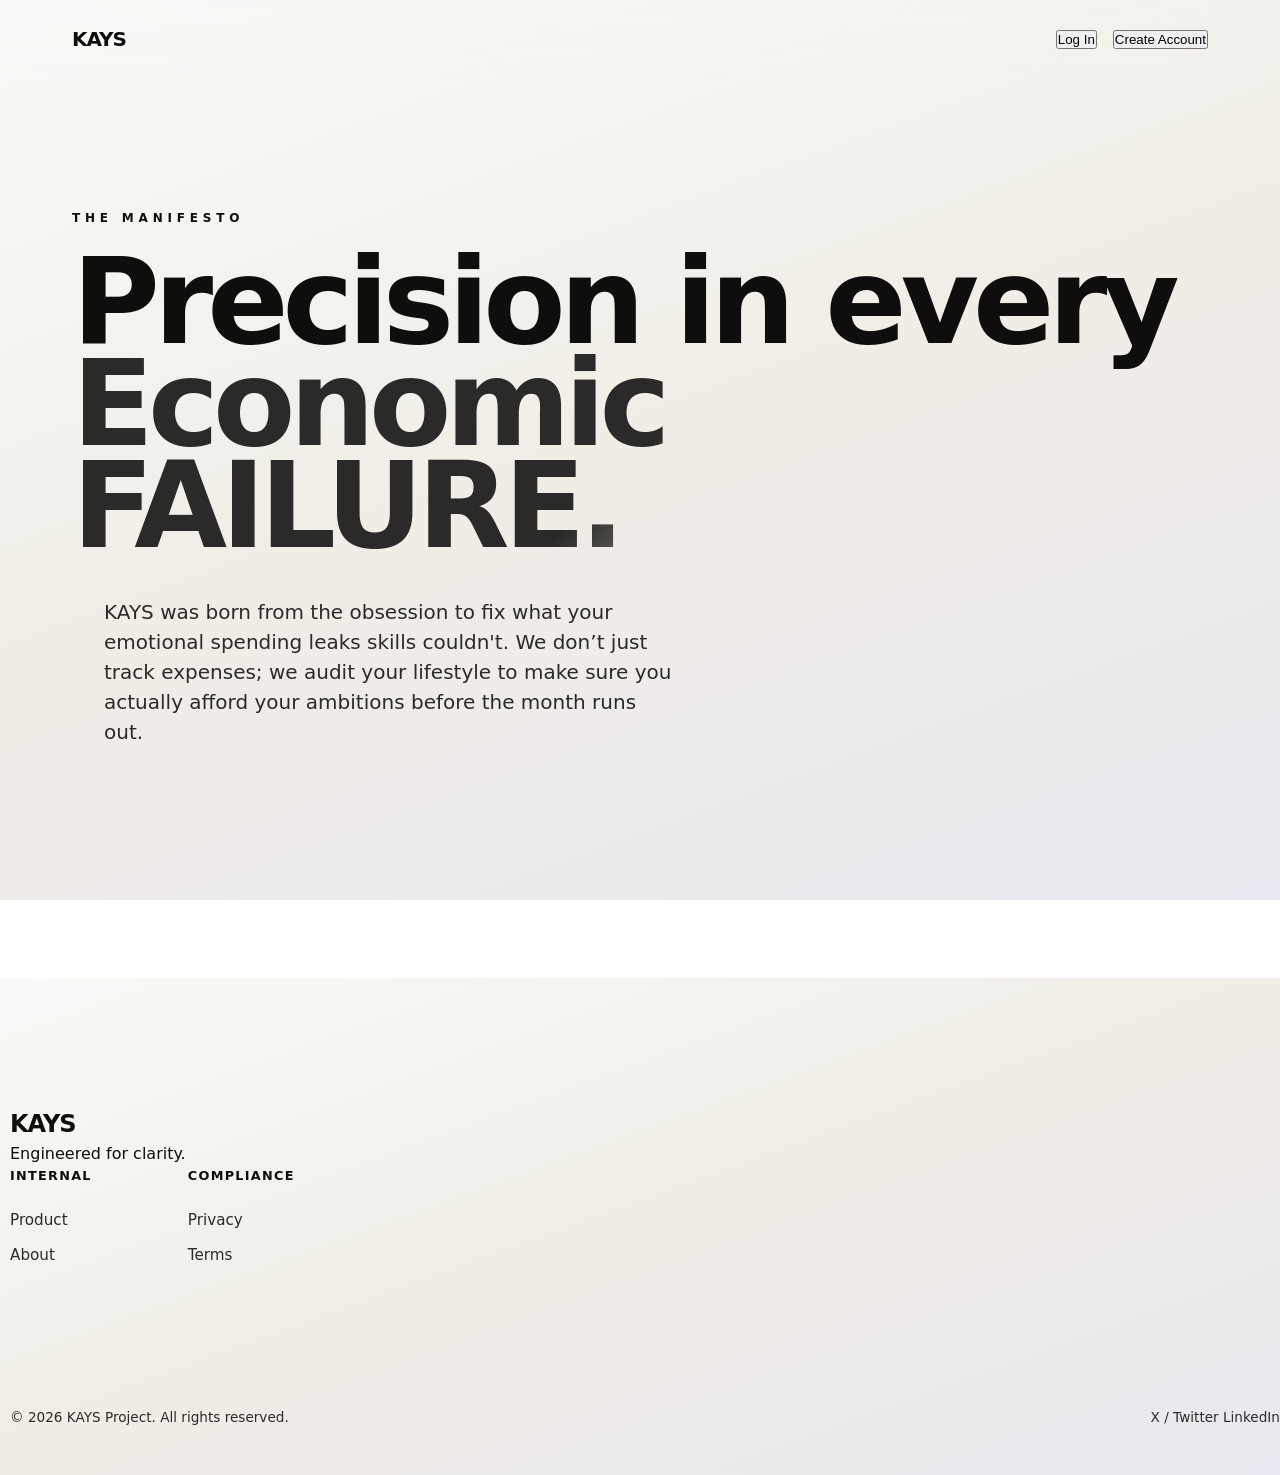
<file: pages/public/about.html>
<!DOCTYPE html>
<html lang="en">
<head>
    <meta charset="UTF-8">
    <meta name="viewport" content="width=device-width, initial-scale=1.0">
    <title>Kays | About us</title>
    <link rel="stylesheet" href="../../css/styles.css">
    <link rel="stylesheet" href="../../css/components/footer.css">
    <link rel="stylesheet" href="../../css/components/public/nav.css">
    <link rel="stylesheet" href="../../css/components/cardTag.css">
    <link rel="stylesheet" href="../../css/pages/public/about.css">
</head>
<body>
    <div class="wallpaper-canvas"></div>

    <!-- Header -->
    <header class="site-header">
        <nav class="nav-container">
            <div class="brand-identity">
                <span class="brand-logo">KAYS</span>
            </div>
            
            <div class="auth-controls">
                <button class="btn-secondary"><a href="../../pages/public/login.html">Log In</a></button>
                <button class="btn-primary btn-animation"><a href="../../pages/public/createAccount.html">Create Account</a></button>
            </div>
        </nav>
    </header>
    <!-- End header -->

    <main class="about-engine">
        
        <section class="about-hero" scroll-snap-align="start">
            <div class="container">
                <span class="eyebrow">The Manifesto</span>
                <h1 class="display-title">Precision in every <br><span class="text-gradient">Economic FAILURE.</span></h1>
                <p class="hero-lead">
                    KAYS was born from the obsession to fix what your emotional spending leaks skills couldn't. We don’t just track expenses; we audit your lifestyle to make sure you actually afford your ambitions before the month runs out.
                </p>
            </div>
        </section>

        <section class="about-dna" scroll-snap-align="start">
            <div class="video-wrapper">
                <video autoplay muted loop playsinline preload="auto">
                    <source src="../../assets/video/savings_glass.mp4" type="video/mp4">
                </video>
                <div class="video-overlay"></div>
            </div>

            <div class="container">
                <div class="dna-grid">
                    <div class="dna-item mission">
                        <span class="card-tag">Our Mission</span>  
                        <p>We exist to eradicate the “I don't know where my money went” syndrome. We want you to transform your financial chaos into a structure so clean that even your accountant will cry with joy.</p>
                    </div>
                    <div class="dna-item vision">
                        <span class="card-tag">Our Vision</span>
                        <p>To engineer a reality where your financial goals don't die on the 20th of each month. We're here to optimize your economy so you can actually afford what you planned.</p>
                    </div>
                </div>
            </div>
        </section>
    </main>

    <footer class="main-footer">
        <div class="container">
            <div class="footer-top">
                <div class="footer-brand">
                    <span class="logo-text">KAYS</span>
                    <p>Engineered for clarity.</p>
                </div>
                <nav class="footer-nav">
                    <div class="nav-col">
                        <h4>Internal</h4>
                        <a href="../../index.html">Product</a>
                        <a href="about.html">About</a>
                    </div>
                    <div class="nav-col">
                        <h4>Compliance</h4>
                        <a href="legal.html">Privacy</a>
                        <a href="legal.html">Terms</a>
                    </div>
                </nav>
            </div>
            
            <div class="footer-bottom">
                <p class="copyright">&copy; 2026 KAYS Project. All rights reserved.</p>
                <div class="social-links">
                    <a href="#">X / Twitter</a>
                    <a href="#">LinkedIn</a>
                </div>
            </div>
        </div>
    </footer>
    <script src="../../js/main.js"></script>
</body>
</html>
</file>
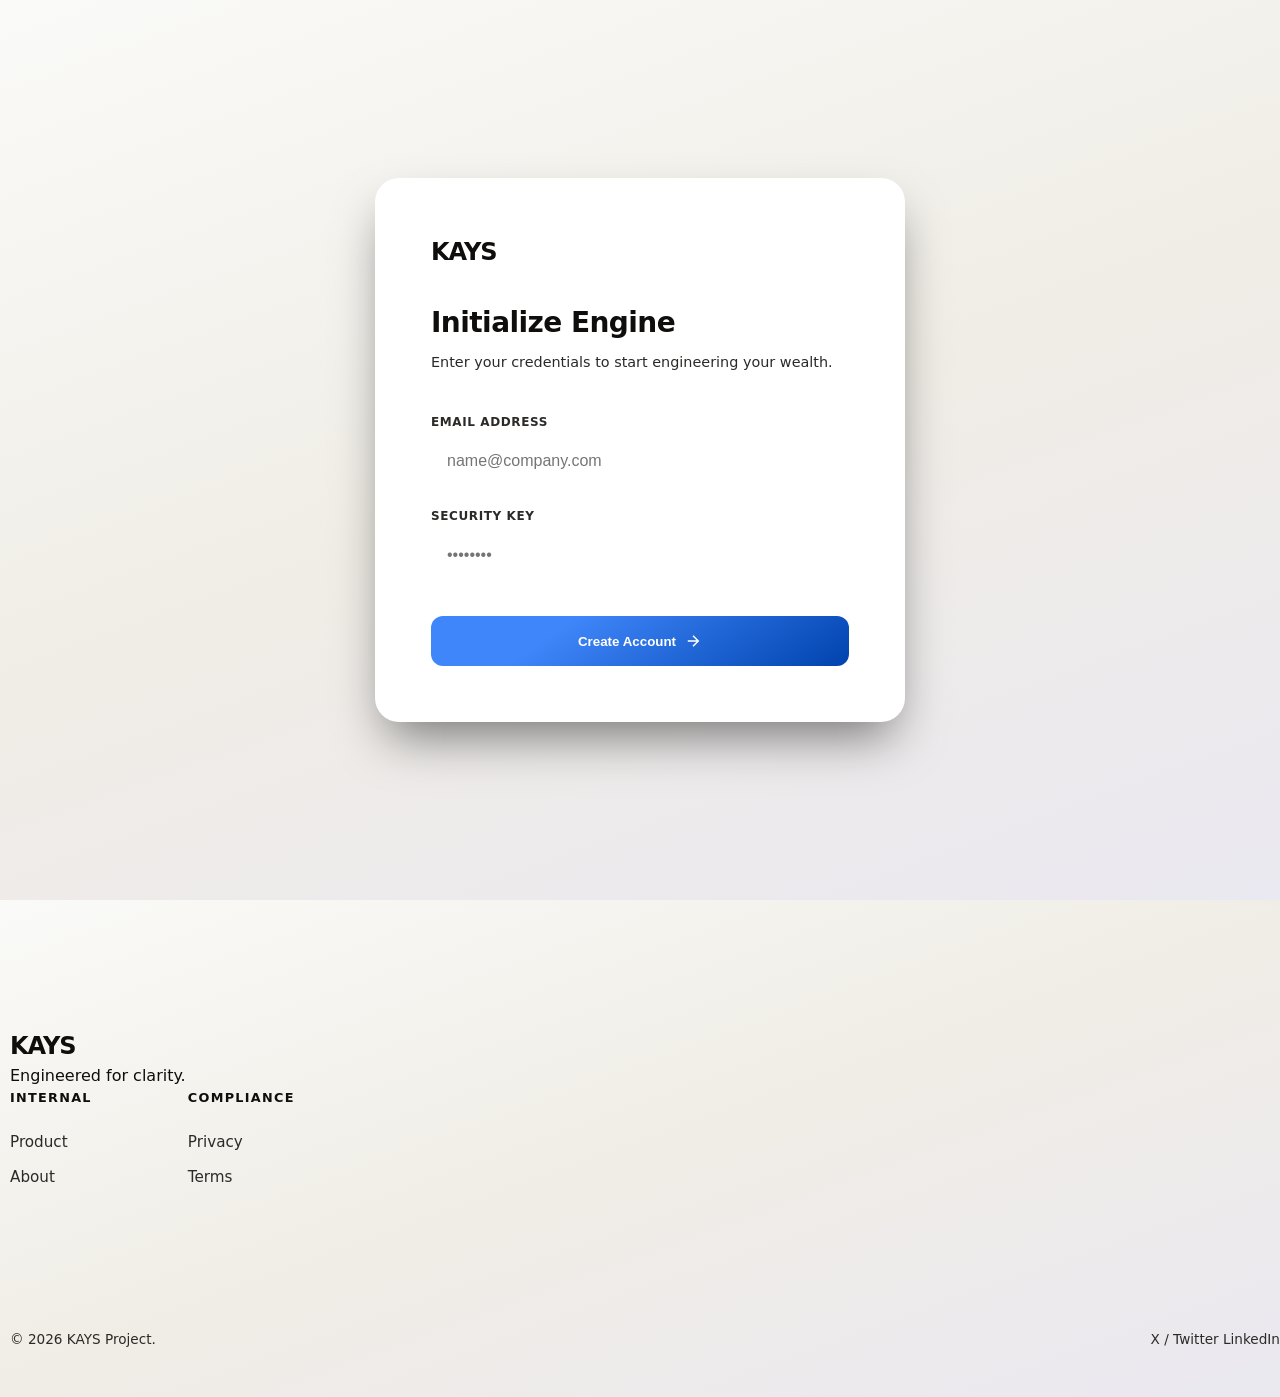
<file: pages/public/createAccount.html>
<!DOCTYPE html>
<html lang="en">
<head>
    <meta charset="UTF-8">
    <meta name="viewport" content="width=device-width, initial-scale=1.0">
    <title>Kays | create</title>
    <link rel="stylesheet" href="../../css/styles.css">
    <link rel="stylesheet" href="../../css/components/footer.css">
    <link rel="stylesheet" href="../../css/components/public/authForm.css">
</head>
<body>
    <div class="wallpaper-canvas"></div>

    <main class="auth-wrapper">
        <section class="auth-container">
            <div class="auth-card">
                <header class="auth-header">
                    <a href="../../index.html" class="auth-logo">KAYS   </a>
                    <h1>Initialize Engine</h1>
                    <p>Enter your credentials to start engineering your wealth.</p>
                </header>

                <form class="auth-form">
                    <div class="input-group">
                        <label for="email">Email Address</label>
                        <input type="email" id="email" placeholder="name@company.com" required>
                    </div>

                    <div class="input-group">
                        <label for="password">Security Key</label>
                        <input type="password" id="password" placeholder="••••••••" required>
                    </div>

                    <button type="submit" class="btn-primary">
                        <span>Create Account</span>
                        <svg viewBox="0 0 24 24" fill="none" stroke="currentColor" stroke-width="2">
                            <path d="M5 12h14M12 5l7 7-7 7"/>
                        </svg>
                    </button>
                </form>
            </div>
        </section>
    </main>
    <footer class="main-footer">
        <div class="container">
            <div class="footer-top">
                <div class="footer-brand">
                    <span class="logo-text">KAYS</span>
                    <p>Engineered for clarity.</p>
                </div>
                <nav class="footer-nav">
                    <div class="nav-col">
                        <h4>Internal</h4>
                        <a href="../../index.html">Product</a>
                        <a href="./about.html">About</a>
                    </div>
                    <div class="nav-col">
                        <h4>Compliance</h4>
                        <a href="legal.html">Privacy</a>
                        <a href="legal.html">Terms</a>
                    </div>
                </nav>
            </div>
            
            <div class="footer-bottom">
                <p class="copyright">&copy; 2026 KAYS Project.</p>
                <div class="social-links">
                    <a href="#">X / Twitter</a>
                    <a href="#">LinkedIn</a>
                </div>
            </div>
        </div>
    </footer>   
</body>
</html>
</file>
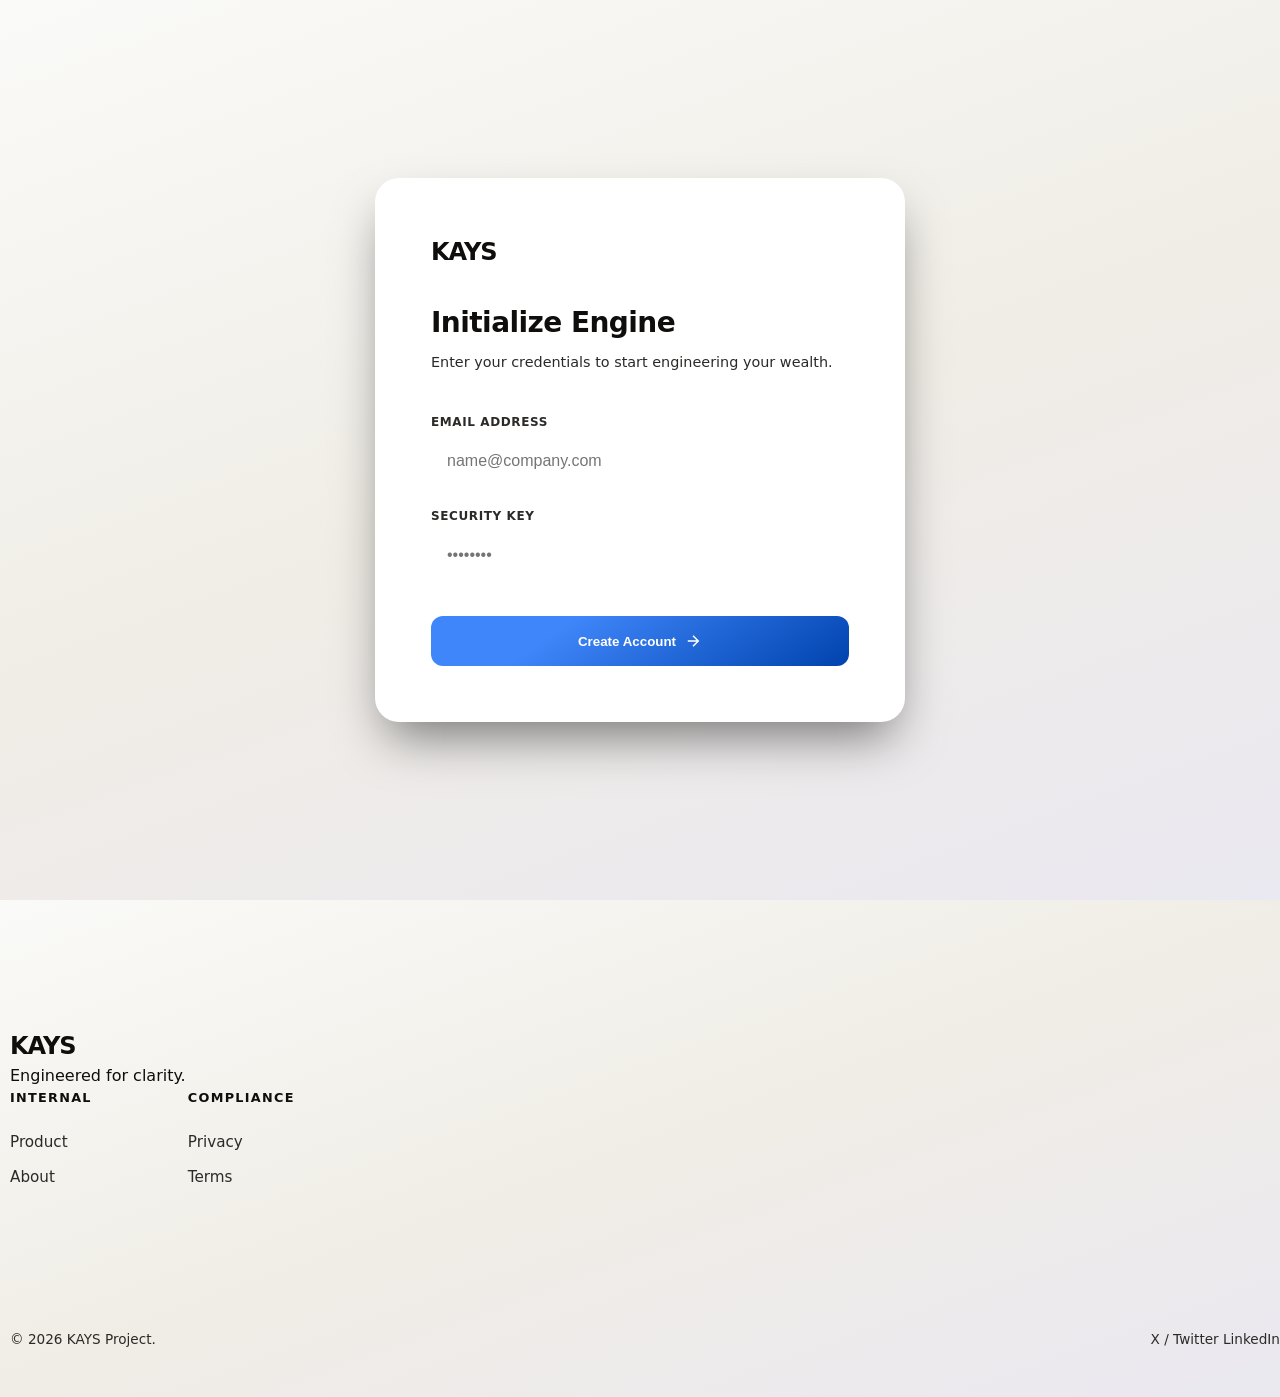
<file: pages/public/login.html>
<!DOCTYPE html>
<html lang="en">
<head>
    <meta charset="UTF-8">
    <meta name="viewport" content="width=device-width, initial-scale=1.0">
    <title>Kays | Login</title>
    <link rel="stylesheet" href="../../css/styles.css">
    <link rel="stylesheet" href="../../css/components/footer.css">
    <link rel="stylesheet" href="../../css/components/public/authForm.css">
</head>
<body>
    <div class="wallpaper-canvas"></div>

    <main class="auth-wrapper">
        <section class="auth-container">
            <div class="auth-card">
                <header class="auth-header">
                    <a href="../../index.html" class="auth-logo">KAYS   </a>
                    <h1>Initialize Engine</h1>
                    <p>Enter your credentials to start engineering your wealth.</p>
                </header>

                <form class="auth-form">
                    <div class="input-group">
                        <label for="email">Email Address</label>
                        <input type="email" id="email" placeholder="name@company.com" required>
                    </div>

                    <div class="input-group">
                        <label for="password">Security Key</label>
                        <input type="password" id="password" placeholder="••••••••" required>
                    </div>

                    <button type="submit" class="btn-primary">
                        <span>Create Account</span>
                        <svg viewBox="0 0 24 24" fill="none" stroke="currentColor" stroke-width="2">
                            <path d="M5 12h14M12 5l7 7-7 7"/>
                        </svg>
                    </button>
                </form>
            </div>
        </section>
    </main>
    <footer class="main-footer">
        <div class="container">
            <div class="footer-top">
                <div class="footer-brand">
                    <span class="logo-text">KAYS</span>
                    <p>Engineered for clarity.</p>
                </div>
                <nav class="footer-nav">
                    <div class="nav-col">
                        <h4>Internal</h4>
                        <a href="../../index.html">Product</a>
                        <a href="./about.html">About</a>
                    </div>
                    <div class="nav-col">
                        <h4>Compliance</h4>
                        <a href="legal.html">Privacy</a>
                        <a href="legal.html">Terms</a>
                    </div>
                </nav>
            </div>
            
            <div class="footer-bottom">
                <p class="copyright">&copy; 2026 KAYS Project.</p>
                <div class="social-links">
                    <a href="#">X / Twitter</a>
                    <a href="#">LinkedIn</a>
                </div>
            </div>
        </div>
    </footer>   
</body>
</html>
</file>
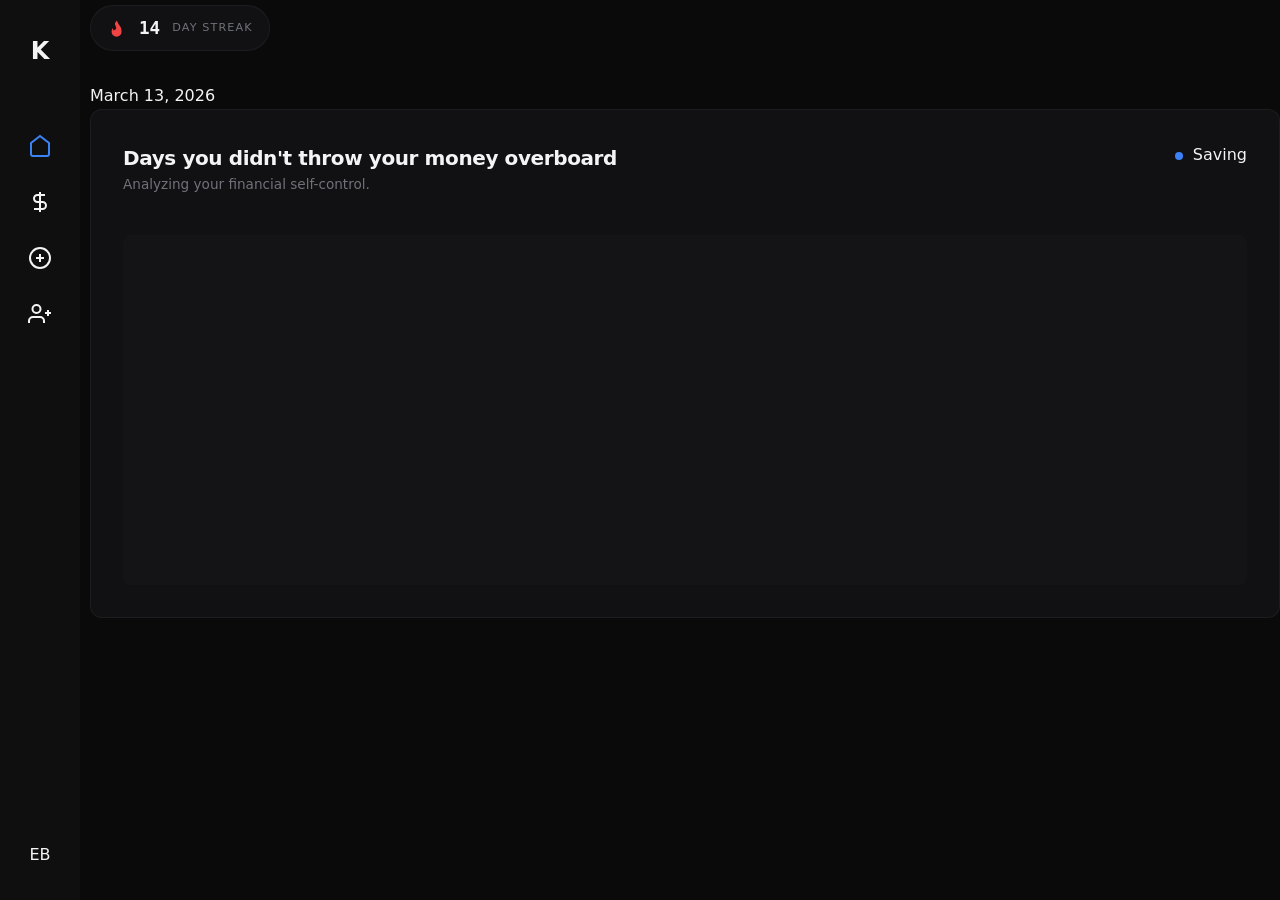
<file: pages/scr/dashboard.html>
<!DOCTYPE html>
<html lang="en">
<head>
    <meta charset="UTF-8">
    <meta name="viewport" content="width=device-width, initial-scale=1.0">
    <title>Kays</title>
    <link rel="stylesheet" href="../../css/pages/scr/stylesPriv.css">
    <link rel="stylesheet" href="../../css/components/scr/sideNav.css">
    <link rel="stylesheet" href="../../css/pages/scr/dashboard.css">
</head>
<body>
    <div class="interface-layout">

        <nav class="side-nav">
            <div class="nav-brand">
                <span class="logo">K</span>
            </div>
            
            <div class="nav-links">
                <a href="./dashboard.html" class="nav-item active">
                    <svg viewBox="0 0 24 24" fill="none" stroke="currentColor" stroke-width="2"><path d="M3 9l9-7 9 7v11a2 2 0 0 1-2 2H5a2 2 0 0 1-2-2z"></path></svg>
                </a>
                <a href="#" class="nav-item">
                    <svg viewBox="0 0 24 24" fill="none" stroke="currentColor" stroke-width="2"><path d="M12 2v20M17 5H9.5a3.5 3.5 0 0 0 0 7h5a3.5 3.5 0 0 1 0 7H6"></path></svg>
                </a>
                <a href="./addExpense.html" class="nav-item">
                    <svg viewBox="0 0 24 24" fill="none" stroke="currentColor" stroke-width="2"><circle cx="12" cy="12" r="10"></circle><line x1="12" y1="8" x2="12" y2="16"></line><line x1="8" y1="12" x2="16" y2="12"></line></svg>
                </a>
                <a href="#" class="nav-item">
                    <svg viewBox="0 0 24 24" fill="none" stroke="currentColor" stroke-width="2"><path d="M16 21v-2a4 4 0 0 0-4-4H5a4 4 0 0 0-4 4v2"></path><circle cx="8.5" cy="7" r="4"></circle><line x1="20" y1="8" x2="20" y2="14"></line><line x1="23" y1="11" x2="17" y2="11"></line></svg>
                </a>
            </div>

            <div class="nav-user">
                <div class="avatar">EB</div>
            </div>
        </nav>

        <main class="dashboard-content">
            <header class="content-header">
                
                <div class="streak-container">
                    <div class="streak-badge">
                        <svg viewBox="0 0 24 24" fill="none" stroke="currentColor" stroke-width="2">
                            <path d="M8.5 14.5A2.5 2.5 0 0 0 11 12c0-1.38-.5-2-1-3-1.072-2.143-.224-4.054 2-6 .5 2.5 2 4.5 3.5 6.5 1.5 2 2 4.5 2 7a6 6 0 1 1-12 0c0-1.5.5-3 1-4.5.5 1.5 1 2.5 2 3.5Z" fill="var(--accent-danger)" stroke="none"/>
                        </svg>
                        <span id="streak-days">14</span>
                        <span class="streak-text">Day Streak</span>
                    </div>
                </div>
                
                <div class="header-actions">
                    <span class="current-date">March 13, 2026</span>
                </div>
            </header>

            <section class="chart-section">
                <div class="chart-card">
                    <div class="chart-header">
                        <div>
                            <h3>Days you didn't throw your money overboard</h3>
                            <p class="chart-subtitle">Analyzing your financial self-control.</p>
                        </div>
                        <div class="chart-legend">
                            <span class="dot-active"></span> Saving
                        </div>
                    </div>
                    
                    <div id="financial-chart" class="chart-viewport">
                        </div>
                </div>
            </section>

            <section class="stats-grid">
                </section>
        </main>
    </div>
</body>
</html>
</file>
<file: css/styles.css>
:root {
    /* delete */
    --card-bg: #FFFFFF;
    
    /* Color Palette */
    --bg-black: white;
    --accent-blue-gradient: linear-gradient(145deg, #3f86fa 30%, #0043ae 100%);
    --background: linear-gradient(160deg, #FAFAF8 0%, #F0EDE6 50%, #EAE8F0 100%);
    
    /* Typography */
    --accent-gradient: linear-gradient(135deg, #2C2A28 50%, #777470 60%);
    --text-primary:#0F0E0C;
    --text-secondary: #2C2A28;
    --placeholder: #B5B0AA;

    --card-tag: #D97706;
    --card-tag-text: black;

    /* buttons */
    --buttons-color: #042d86;
    --buttons-color-transition: #113eb8;
    
    /* Spacing & Effects */
    --container-max: 1200px;
    --border-radius-lg: 24px;
    --transition-smooth: all 0.3s cubic-bezier(0.4, 0, 0.2, 1);
}
*, *::before, *::after {
    box-sizing: border-box;
    margin: 0;
    padding: 0;
}
html {
    scroll-behavior: smooth;
}

body {
    background-color: var(--bg-black);
    color: var(--text-primary);
    font-family: 'Inter', system-ui, -apple-system, sans-serif;
    line-height: 1.5;
    overflow-x: hidden;
}
a {
    text-decoration: none; 
    color: inherit;        
    cursor: pointer;
}
/* Background Animation Placeholder */
.wallpaper-canvas {
    position: fixed;
    top: 0; left: 0; width: 100%; height: 100%;
    z-index: -1;
    background: var(--background);
}
</file>
<file: css/components/footer.css>
.main-footer {
    background: var(--background);
    border-top: 1px solid var(--card-border);
    padding: 8rem 0 3rem;
    scroll-snap-align: end;
}
.footer-top{
    margin-left: 10px;
}
.footer-brand .logo-text {
    font-size: 1.5rem;
    font-weight: 800;
    letter-spacing: -1px;
}

.footer-brand .dot {
    color: var(--accent-blue);
}

.footer-nav {
    display: flex;
    gap: 6rem;
}

.nav-col h4 {
    color: var(--text-primary);
    font-size: 0.8rem;
    text-transform: uppercase;
    letter-spacing: 0.1em;
    margin-bottom: 1.5rem;
}

.nav-col a {
    color: var(--text-secondary);
    text-decoration: none;
    display: block;
    margin-bottom: 0.75rem;
    font-size: 0.95rem;
    transition: var(--transition-smooth);
}

.nav-col a:hover {
    color: var(--text-primary);
    padding-left: 5px;
}

.footer-bottom {
    margin-top: 6rem;
    padding-top: 2rem;
    border-top: 1px solid var(--card-border);
    display: flex;
    justify-content: space-between;
    color: var(--text-secondary);
    font-size: 0.85rem;
}   
.copyright{
    margin-left: 10px;
}
</file>
<file: css/components/public/nav.css>
/* Navigation */
.site-header {
    width: 100%;
    padding: 1.5rem 0;
    position: sticky;
    top: 0;
    z-index: 100;
    backdrop-filter: blur(12px);
}

.nav-container  {
    max-width: var(--container-max);
    margin: 0 auto; 
    padding: 0 2rem;
}
.nav-container {
    display: flex;
    justify-content: space-between;
    align-items: center;
}

.brand-logo {
    font-size: 1.25rem;
    font-weight: 800;
    letter-spacing: -0.05em;
}

.auth-controls {
    display: flex;
    gap: 1rem;
}
</file>
<file: css/components/cardTag.css>
.card-tag {
    display: inline-block;
    background: var(--accent-blue);
    backdrop-filter: blur(4px);
    padding: 0.4rem 0.8rem;
    border-radius: 50px;
    font-size: 0.7rem;
    font-weight: 700;
    text-transform: uppercase;
    letter-spacing: 1px;
    margin-bottom: 1rem;
    border: 1px solid rgba(255, 255, 255, 0.1);
}
</file>
<file: css/pages/public/about.css>
.about-engine {
    height: 100vh;
    overflow-y: auto;
    scroll-snap-type: y mandatory;
}

.about-hero, .about-dna, .about-values {
    min-height: 100vh;
    display: flex;
    align-items: center;
    scroll-snap-align: start;
    padding: 4rem 0;
}

.about-dna {
    position: relative; 
    overflow: hidden;
    display: flex;
    align-items: center;
}
.video-wrapper {
    position: absolute;
    top: 0;
    left: 0;
    width: 100%;
    height: 100%;
    z-index: 0;     
}
.video-wrapper video {
    width: 100%;
    height: 100%;
    object-fit: cover; 
    opacity: 0.4; 
}
.video-overlay {
    position: absolute;
    top: 0;
    left: 0;
    width: 100%;
    height: 100%;
    background: radial-gradient(circle, transparent 20%, var(--bg-black) 100%);
    z-index: 1;
}
.about-dna .container {
    position: relative;
    z-index: 2; 
}
.dna-item {
    background: rgba(255, 255, 255, 0.02); /* Más transparente */
    backdrop-filter: blur(12px); /* Efecto cristal esmerilado */
    border: 1px solid var(--card-border);
}

.about-hero .container {
    max-width: var(--container-max);
    margin: 0 auto;
    padding: 0 2rem;

    position: relative;
    top: -50px;
}

.eyebrow {
    color: var(--accent-blue);
    text-transform: uppercase;
    letter-spacing: 0.4em;
    font-size: 0.75rem;
    font-weight: 600;
    margin-bottom: 1.5rem;
    display: block;
}

.display-title {
    font-size: clamp(3.5rem, 10vw, 7.5rem);
    line-height: 0.85;
    font-weight: 800;
    letter-spacing: -0.05em;
    margin-bottom: 2.5rem;
}

.text-gradient {
    background: var(--accent-gradient);
    -webkit-background-clip: text;
    -webkit-text-fill-color: transparent;
    display: block;
}

.hero-lead {
    color: var(--text-secondary);
    font-size: 1.25rem;
    max-width: 600px;
    border-left: 2px solid var(--accent-blue);
    padding-left: 2rem;
}
.dna-grid {
    display: grid;
    grid-template-columns: repeat(auto-fit, minmax(350px, 1fr));
    gap: 1.5rem;
    width: 100%;
}

.dna-item {
    background: var(--card-bg);
    border: 1px solid var(--card-border);
    border-radius: var(--border-radius-lg);
    padding: 3.5rem;
    backdrop-filter: blur(10px);
    transition: var(--transition-smooth);
}

.dna-item:hover {
    background: rgba(255, 255, 255, 0.05);
    border-color: var(--accent-blue);
    transform: translateY(-5px);
}
</file>
<file: css/components/public/authForm.css>
.auth-wrapper {
    min-height: 100vh;
    display: flex;
    align-items: center;
    justify-content: center;
    padding: 1.5rem;
}

.auth-container {
    width: 100%;
    max-width: 530px;
    animation: fadeIn 0.8s cubic-bezier(0.16, 1, 0.3, 1);
}

.auth-card {
    background: var(--card-bg);
    border: 1px solid var(--card-border);
    backdrop-filter: blur(20px);
    -webkit-backdrop-filter: blur(20px);
    padding: 3.5rem;
    border-radius: var(--border-radius-lg);
    box-shadow: 0 25px 50px -12px rgba(0, 0, 0, 0.5);
}

/* Header */
.auth-logo {
    font-size: 1.5rem;
    font-weight: 800;
    letter-spacing: -1px;
    display: block;
    margin-bottom: 2rem;
}

.auth-logo span {
    color: var(--accent-blue);
}

.auth-header h1 {
    font-size: 1.75rem;
    font-weight: 700;
    margin-bottom: 0.5rem;
    letter-spacing: -0.02em;
}

.auth-header p {
    color: var(--text-secondary);
    font-size: 0.9rem;
    margin-bottom: 2.5rem;
}

/* Formulario e Inputs */
.auth-form {
    display: grid;
    gap: 1.5rem;
}

.input-group {
    display: flex;
    flex-direction: column;
    gap: 0.5rem;
}

.input-group label {
    font-size: 0.75rem;
    font-weight: 600;
    text-transform: uppercase;
    letter-spacing: 0.05em;
    color: var(--text-secondary);
}

.input-group input {
    background: rgba(255, 255, 255, 0.03);
    border: 1px solid var(--card-border);
    border-radius: 12px;
    padding: 0.8rem 1rem;
    color: var(--text-primary);
    font-size: 1rem;
    transition: var(--transition-smooth);
}

.input-group input:focus {
    outline: none;
    border-color: var(--accent-blue);
    background: rgba(255, 255, 255, 0.06);
    box-shadow: 0 0 0 4px rgba(59, 130, 246, 0.1);
}

/* El Botón "Wow" */
.btn-primary {
    margin-top: 1rem;
    background: var(--accent-blue-gradient);
    border: none;
    border-radius: 12px;
    padding: 1rem;
    color: white;
    font-weight: 600;
    display: flex;
    align-items: center;
    justify-content: center;
    gap: 0.5rem;
    cursor: pointer;
    transition: var(--transition-smooth);
}

.btn-primary:hover {
    transform: translateY(-6px);
}

.btn-primary svg {
    width: 18px;
    height: 18px;
    transition: transform 0.3s ease;
}

.btn-primary:hover svg {
    transform: translateX(4px);
}

/* Footer de la Card */
.auth-footer {
    margin-top: 2rem;
    text-align: center;
    font-size: 0.9rem;
    color: var(--text-secondary);
}

.auth-footer a {
    color: var(--text-primary);
    font-weight: 600;
    transition: color 0.2s;
}

.auth-footer a:hover {
    color: var(--accent-blue);
}

/* Animación */
@keyframes fadeIn {
    from { opacity: 0; transform: translateY(20px); }
    to { opacity: 1; transform: translateY(0); }
}
@media (max-width: 768px) {
    .auth-card {
        padding: 2.5rem;
    }
    
    .auth-header h1 {
        font-size: 1.5rem;
    }
}
@media (max-width: 480px) {
    .auth-wrapper {
        padding: 1rem;
        align-items: flex-start; 
        padding-top: 10vh; 
    }

    .auth-card {
        padding: 2rem 1.5rem; 
        border-radius: 20px;
        background: rgba(255, 255, 255, 0.04); 
    }

    .auth-header h1 {
        font-size: 1.35rem;
    }

    .auth-header p {
        font-size: 0.85rem;
        margin-bottom: 2rem;
    }

    .input-group input {
        padding: 0.75rem 0.9rem; 
        font-size: 16px; 
    }

    .btn-primary {
        padding: 0.9rem;
    }
}
@media (max-height: 600px) {
    .auth-wrapper {
        align-items: flex-start;
        padding-top: 2rem;
        padding-bottom: 2rem;
    }
    
    .auth-card {
        padding: 1.5rem;
    }
    
    .auth-logo {
        margin-bottom: 1rem;
    }
}
</file>
<file: css/pages/scr/stylesPriv.css>
:root {
    /* Nueva Paleta: Profundidad sin saturación */
    --bg-private: #0a0a0b;        /* Un negro "carbono" que descansa la vista */
    --surface-main: #111113;     /* Color de las tarjetas (elevación) */
    --surface-accent: #18181b;   /* Hover o elementos secundarios */
    
    /* Bordes: El detalle que da el "Wow" */
    --border-subtle: rgba(255, 255, 255, 0.05);
    --border-focus: rgba(59, 130, 246, 0.5);
    
    /* Acentos: Sólidos y profesionales */
    --accent-blue: #3b82f6;
    --accent-success: #10b981;
    --accent-danger: #ef4444;
    
    /* Tipografía: Jerarquía clara */
    --text-high-vibe: #f4f4f5;   /* Blanco roto para no cansar */
    --text-muted: #71717a;       /* Gris para info secundaria */
    
    /* Efectos */
    --radius-ui: 12px;           /* Bordes menos redondeados = más serio/pro */
    --shadow-soft: 0 8px 30px rgba(0, 0, 0, 0.3);
    --transition-pro: all 0.2s cubic-bezier(0.4, 0, 0.2, 1);
}

/* Reset enfocado a UI */
*, *::before, *::after {
    box-sizing: border-box;
    margin: 0;
    padding: 0;
}

html {
    background-color: var(--bg-private);
    color: var(--text-high-vibe);
    font-family: 'Inter', -apple-system, system-ui, sans-serif;
    -webkit-font-smoothing: antialiased;
}

body {
    min-height: 100vh;
    line-height: 1.6;
    overflow-x: hidden;
}

/* Estilo de la Barra de Scroll (Premium) */
::-webkit-scrollbar {
    width: 6px;
}
::-webkit-scrollbar-track {
    background: var(--bg-private);
}
::-webkit-scrollbar-thumb {
    background: var(--surface-accent);
    border-radius: 10px;
}

.interface-layout {
    display: grid;
    grid-template-columns: 80px 1fr; /* Sidebar estrecho tipo 'dock' */
    min-height: 100vh;
    background-color: var(--bg-black);
}
</file>
<file: css/components/scr/sideNav.css>
.side-nav {
    background: rgba(255, 255, 255, 0.02);
    border-right: 1px solid var(--card-border);
    display: flex;
    flex-direction: column;
    align-items: center;
    padding: 2rem 0;
    position: sticky;
    top: 0;
    height: 100vh;
    z-index: 100;
}

.nav-brand .logo {
    font-size: 1.5rem;
    font-weight: 900;
    color: var(--text-primary);
}

.nav-brand span { color: var(--accent-blue); }

.nav-links {
    margin-top: 4rem;
    display: flex;
    flex-direction: column;
    gap: 2rem;
    flex: 1;
}

.nav-item {
    color: var(--text-secondary);
    display: flex;
    flex-direction: column;
    align-items: center;
    gap: 0.5rem;
    transition: var(--transition-smooth);
}

.nav-item svg { width: 24px; height: 24px; }
.nav-item.active { color: var(--accent-blue); }
@media (max-width: 768px){
    .dashboard-layout {
            grid-template-columns: 1fr;
            padding-bottom: 80px; 
        }
    
        .side-nav {
            flex-direction: row; 
            height: 70px;
            width: 100%;
            position: fixed;
            bottom: 0;
            top: auto;
            border-right: none;
            border-top: 1px solid var(--card-border);
            padding: 0 1.5rem;
            backdrop-filter: blur(20px);
            background: rgba(5, 5, 5, 0.8);
            justify-content: space-around;
        }
    
        .nav-brand, .nav-user {
            display: none; 
        }
    
        .nav-links {
            margin-top: 0;
            flex-direction: row;
            width: 100%;
            justify-content: space-around;
        }
}
</file>
<file: css/pages/scr/dashboard.css>
.streak-container {
    margin-bottom: 2rem;
    margin-left: 10px;
    margin-top: 5px;
}

.streak-badge {
    display: inline-flex;
    align-items: center;
    gap: 0.75rem;
    background: var(--surface-main);
    border: 1px solid var(--border-subtle);
    padding: 0.5rem 1rem;
    border-radius: 100px;
    transition: var(--transition-pro);
}

.streak-badge svg {
    width: 20px;
    height: 20px;
}

.streak-badge span#streak-days {
    font-family: 'JetBrains Mono', monospace;
    font-weight: 800;
    font-size: 1.1rem;
    color: var(--text-high-vibe);
}

.streak-badge .streak-text {
    font-size: 0.7rem;
    text-transform: uppercase;
    letter-spacing: 0.1em;
    color: var(--text-muted);
}

/* Chart Card */
.header-actions{
    margin-left: 10px;
    margin-top: 15px;
}

.chart-section {
    margin-bottom: 2rem;
    margin-left: 10px;
}

.chart-card {
    background: var(--surface-main);
    border: 1px solid var(--border-subtle);
    border-radius: var(--radius-ui);
    padding: 2rem;
}

.chart-header {
    display: flex;
    justify-content: space-between;
    align-items: flex-start;
    margin-bottom: 2.5rem;
}

.chart-header h3 {
    font-size: 1.25rem;
    font-weight: 700;
    letter-spacing: -0.02em;
}

.chart-subtitle {
    color: var(--text-muted);
    font-size: 0.85rem;
}

/* Contenedor para el gráfico de Python */
.chart-viewport {
    width: 100%;
    height: 350px; /* Altura ideal para dashboard */
    background: rgba(255, 255, 255, 0.01);
    border-radius: 8px;
    display: flex;
    align-items: center;
    justify-content: center;
    position: relative;
}

.dot-active {
    display: inline-block;
    width: 8px;
    height: 8px;
    background: var(--accent-blue);
    border-radius: 50%;
    margin-right: 5px;
}

@media (max-width: 768px){
    .main-footer{
        visibility: hidden;
    }
}
</file>
